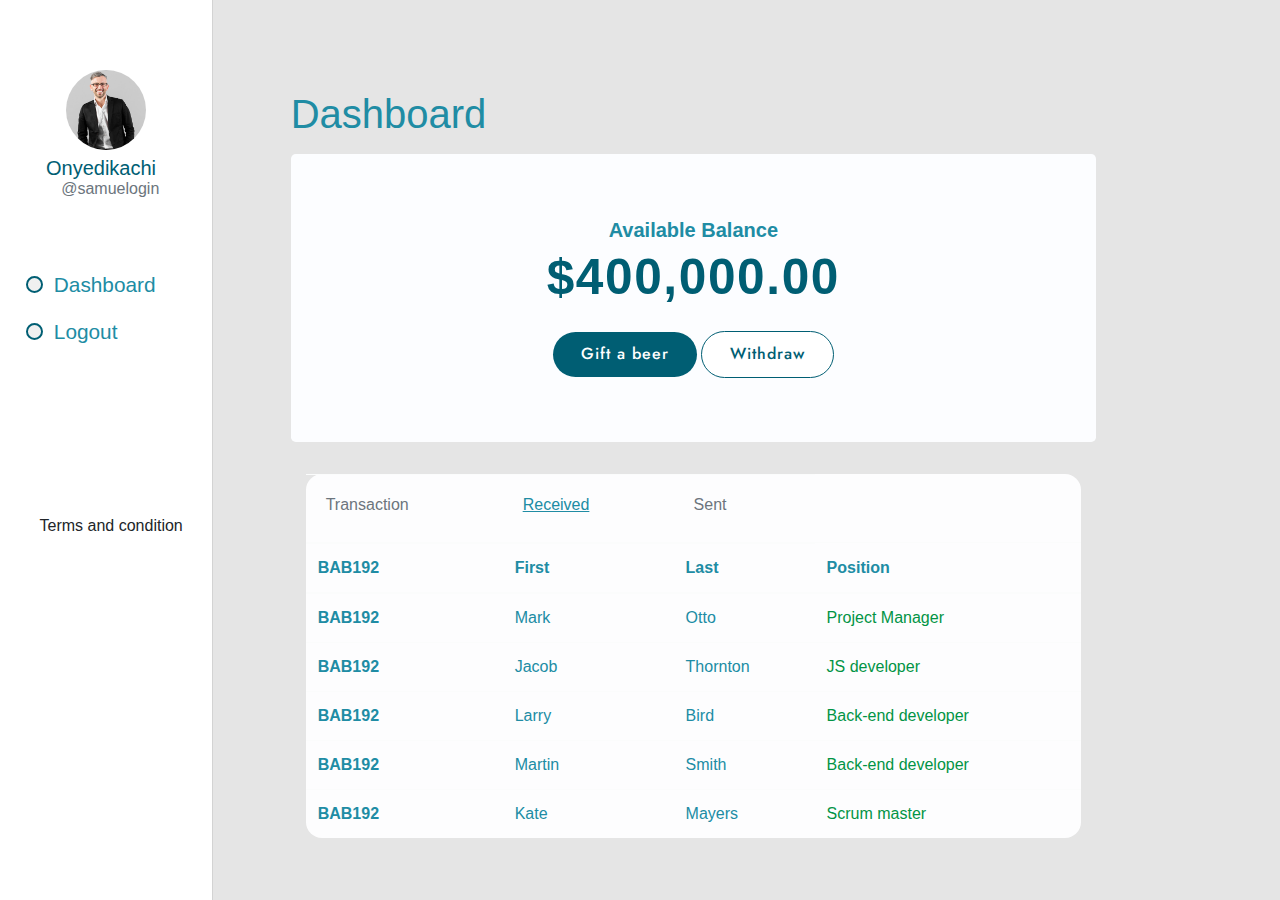
<file: dashboard.html>
<!DOCTYPE html>
<html lang="en">

<head>
  <meta charset="utf-8">
  <meta content="width=device-width, initial-scale=1.0" name="viewport">

  <title>Buy Beer</title>
  <meta content="" name="description">
  <meta content="" name="keywords">

 
  <!-- Google Fonts -->
  <link href="https://fonts.googleapis.com/css?family=Open+Sans:300,300i,400,400i,600,600i,700,700i|Jost:300,300i,400,400i,500,500i,600,600i,700,700i|Poppins:300,300i,400,400i,500,500i,600,600i,700,700i" rel="stylesheet">

  <!-- Vendor CSS Files -->
  <link href="assets/vendor/bootstrap/css/bootstrap.min.css" rel="stylesheet">
  <link href="assets/vendor/icofont/icofont.min.css" rel="stylesheet">
  <link href="assets/vendor/boxicons/css/boxicons.min.css" rel="stylesheet">
  <link href="assets/vendor/remixicon/remixicon.css" rel="stylesheet">
  <link href="assets/vendor/venobox/venobox.css" rel="stylesheet">
  <link href="assets/vendor/owl.carousel/assets/owl.carousel.min.css" rel="stylesheet">
  <link href="assets/vendor/aos/aos.css" rel="stylesheet">
<!--   <link href="assets/css/style.css" rel="stylesheet">
 -->  <link href="assets/css/dashboard.css" rel="stylesheet">
</head>

<body>
  <section class="dashboard">
    <div class="container-fluid">
       <div class="row">
        <!-- Image and text -->
<nav class="navbar navbar-light navbar-custom">
  <div class="pic-cover">
  <a class="navbar-brand" href="#">
<img src="assets/img/team/team-1.jpg" width="30" height="30" class="img-fluid d-inline-block align-top">
    <div>Onyedikachi</div>
  
    <div class="text-muted">@samuelogin </div>
  </a>
  <ul class="navbar-nav">
      <li class="nav-item active">
        <a class="nav-link" href="index.html" style="color:red; text-decoration: underline;">      Dashboard
 <span class="sr-only">(current)</span></a>
      </li>
      <li class="nav-item">
        <a class="nav-link" href="index.html" style="color:red; text-decoration: underline;">Logout</a>
      </li>
    </ul>
</div>
</nav>
<!-- <a id="btnHamburger" href="#" class="header__toggle hide-for-desktop">
                          <i class='bx bx-menu'></i>
                        </a> -->
      <div class="col-md-2 d-none-custom bg-white sidebar">
        <div class="left-sidebar">


          <div class="pic-cover ">
          <img src="assets/img/team/team-1.jpg" class="img-fluid">
          <h5 class="bold-clr">Onyedikachi</h5>
          <span class="text-muted">@samuelogin</span>
        </div>
        <ul class="nav my-custom-padding flex-column sidebar-nav">
  <li class="nav-item">
    <a class="nav-link active" href="#">
      <img src="assets/img/circle.svg" class="mr-mine" style="width:0.8em;">
      Dashboard
    </a>
  </li>
   <li class="nav-item">
    <a class="nav-link active light" href="#">
      <img src="assets/img/circle.svg"class="mr-mine" style="width:0.8em;">
      Logout
    </a>
  </li> 
</ul>
<p class="pb-custom text-center">Terms and condition</p>
      </div>

      </div>
      <main role="main" class="col-md-9 ml-sm-auto col-lg-8 my-col-4 px-4">
         <h1 class="light pb-2 mb-2">Dashboard</h1>
        <div class="jumbotron bg-jumbo text-center">
          <h5 class="font-weight-bold light">Available Balance</h5>
          <h1 class="display-custom mb-2 pb-2 text-wrap
          font-weight-bold bold-clr ">$400,000.00</h1>
       <a href="Signin.html" class="get-started-btn scrollto btn-blue">Gift a beer</a>
       <a href="Signin.html" class="get-started-btn scrollto btn-light">Withdraw</a>

          <!-- <a href="" class="btn btn-primary">Deposit</a>
          <a href="" class="btn btn-primary">Withdraw</a> -->
        </div>


<div class="container table-responsive ">
  <table class="table table-light ">

      <thead class="container-fluid">  
      <tr>   
         <div class="d-flex flex-row ">
 <th scope="col" ><h6  class="p-2 text-muted light">Transaction</h6></th>
 <th scope="col" ><h6 class="p-2 text-underlined light"> Received</h6></th>
 <th scope="col" ><h6 class="p-2  text-muted">Sent</h6></th>
</div>
</tr>
      <tr>
        <th scope="col" class="light">BAB192</th>
        <th scope="col" class="light">First</th>
        <th scope="col" class="light">Last</th>
        <th scope="col" class="light">Position</th>
      </tr>
    </thead>
    <tbody class="container-fluid">
      <tr>
        <th scope="row" class="light">BAB192</th>
        <td class="light" >Mark</td>
        <td class="light">Otto</td>
        <td class="green">Project Manager</td>
      </tr>
      <tr >
        <th scope="row" class="light">BAB192</th>
        <td class="light">Jacob</td>
        <td class="light">Thornton</td>
        <td class="green">JS developer</td>
      </tr>
      <tr >
        <th scope="row" class="light">BAB192</th>
        <td class="light">Larry</td>
        <td class="light">Bird</td>
        <td class="green">Back-end developer</td>
      </tr>
      <tr >
        <th scope="row" class="light">BAB192</th>
        <td class="light">Martin</td>
        <td class="light">Smith</td>
        <td class="green">Back-end developer</td>
      </tr>
      <tr >
        <th scope="row" class="light">BAB192</th>
        <td class="light">Kate</td>
        <td class="light">Mayers</td>
        <td class="green">Scrum master</td>
      </tr>
    </tbody>
     </table>
</div>



      </main>

</div>
    </div>

   
    </div>

    
  </section>
  <!-- Vendor JS Files -->
  <script src="assets/vendor/jquery/jquery.min.js"></script>
  <script src="assets/vendor/bootstrap/js/bootstrap.bundle.min.js"></script>
  <script src="assets/vendor/jquery.easing/jquery.easing.min.js"></script>
  <script src="assets/vendor/php-email-form/validate.js"></script>
  <script src="assets/vendor/waypoints/jquery.waypoints.min.js"></script>
  <script src="assets/vendor/isotope-layout/isotope.pkgd.min.js"></script>
  <script src="assets/vendor/venobox/venobox.min.js"></script>
  <script src="assets/vendor/owl.carousel/owl.carousel.min.js"></script>
  <script src="assets/vendor/aos/aos.js"></script>

    <!-- Template Main JS File -->
  <script src="assets/js/main.js"></script>


</body>

</html>
</file>
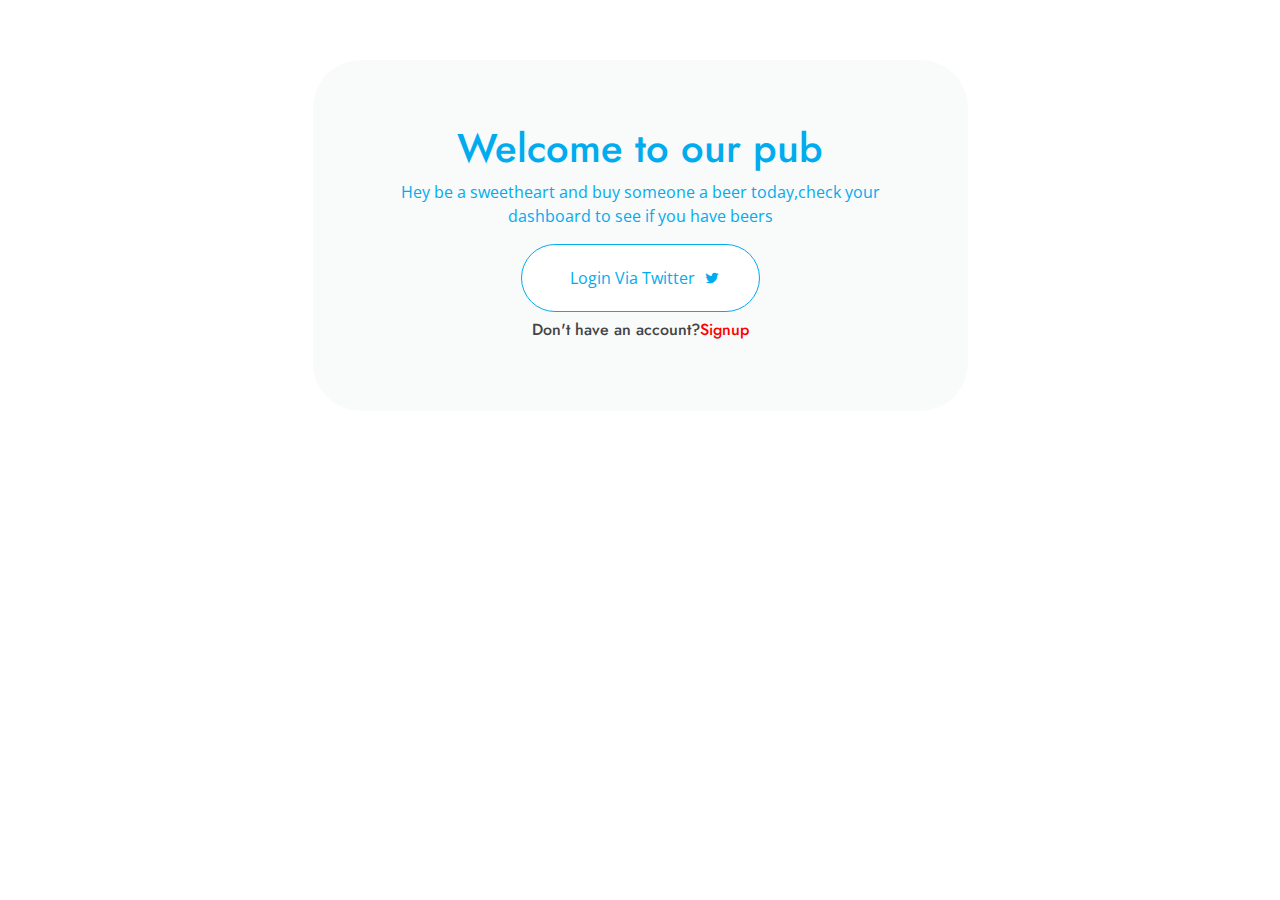
<file: Login.html>
<!DOCTYPE html>
<html lang="en">

<head>
  <meta charset="utf-8">
  <meta content="width=device-width, initial-scale=1.0" name="viewport">

  <title>Buy Beer</title>
  <meta content="" name="description">
  <meta content="" name="keywords">

 
  <!-- Google Fonts -->
  <link href="https://fonts.googleapis.com/css?family=Open+Sans:300,300i,400,400i,600,600i,700,700i|Jost:300,300i,400,400i,500,500i,600,600i,700,700i|Poppins:300,300i,400,400i,500,500i,600,600i,700,700i" rel="stylesheet">

  <!-- Vendor CSS Files -->
  <link href="assets/vendor/bootstrap/css/bootstrap.min.css" rel="stylesheet">
  <link href="assets/vendor/icofont/icofont.min.css" rel="stylesheet">
  <link href="assets/vendor/boxicons/css/boxicons.min.css" rel="stylesheet">
  <link href="assets/vendor/remixicon/remixicon.css" rel="stylesheet">
  <link href="assets/vendor/venobox/venobox.css" rel="stylesheet">
  <link href="assets/vendor/owl.carousel/assets/owl.carousel.min.css" rel="stylesheet">
  <link href="assets/vendor/aos/aos.css" rel="stylesheet">


  <link href="assets/css/style.css" rel="stylesheet">
  <link href="form.css" rel="stylesheet">
</head>
<style type="text/css">
  
</style>

<body>

  
  <section class="">
    <div class="form-letter">
      <div class="row justify-content-center ">
        <div class="col-lg-6 bg-tweet">
          <h1>Welcome to our pub</h1>
          <p >Hey be a sweetheart and buy someone a beer today,check your dashboard to see if you have beers
    </p>
    <a href="#" class="btn btn-tweet btn-lg-tweet tweet-btn  btn-outline  text-center">Login Via Twitter<i class='bx bxl-twitter'></i></a>
     <h6 class="mt-2">Don't have an account?<a href="login.html" style="color:red">Signup</a></h6>
        </div>
        
      </div>
    </div>
  </section>

  
  <!-- Vendor JS Files -->
  <script src="assets/vendor/jquery/jquery.min.js"></script>
  <script src="assets/vendor/bootstrap/js/bootstrap.bundle.min.js"></script>
  <script src="assets/vendor/jquery.easing/jquery.easing.min.js"></script>
  <script src="assets/vendor/php-email-form/validate.js"></script>
  <script src="assets/vendor/waypoints/jquery.waypoints.min.js"></script>
  <script src="assets/vendor/isotope-layout/isotope.pkgd.min.js"></script>
  <script src="assets/vendor/venobox/venobox.min.js"></script>
  <script src="assets/vendor/owl.carousel/owl.carousel.min.js"></script>
  <script src="assets/vendor/aos/aos.js"></script>

  <!-- Template Main JS File -->
  <script src="assets/js/main.js"></script>

</body>

</html>
</file>
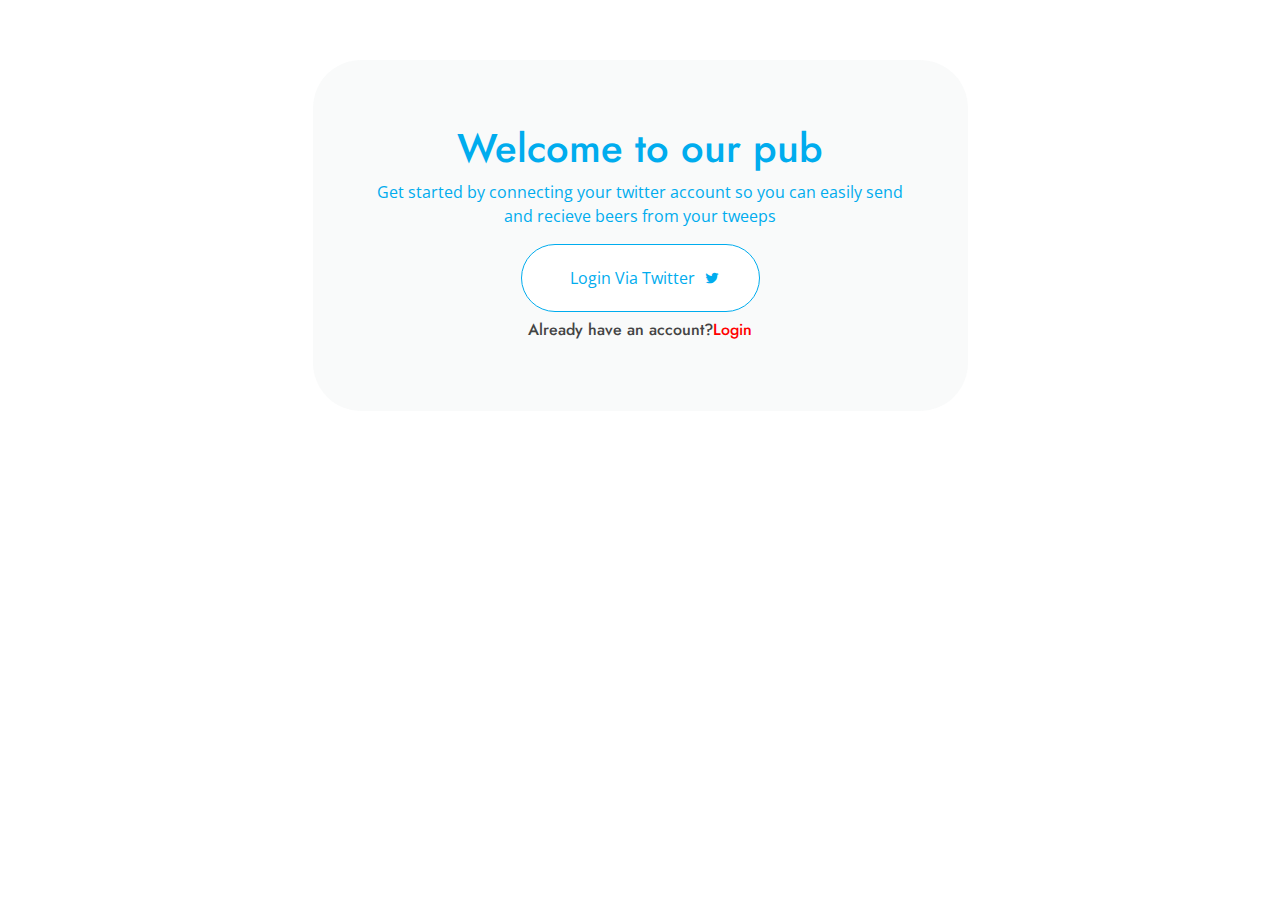
<file: signin.html>
<!DOCTYPE html>
<html lang="en">

<head>
  <meta charset="utf-8">
  <meta content="width=device-width, initial-scale=1.0" name="viewport">

  <title>Buy Beer</title>
  <meta content="" name="description">
  <meta content="" name="keywords">

 
  <!-- Google Fonts -->
  <link href="https://fonts.googleapis.com/css?family=Open+Sans:300,300i,400,400i,600,600i,700,700i|Jost:300,300i,400,400i,500,500i,600,600i,700,700i|Poppins:300,300i,400,400i,500,500i,600,600i,700,700i" rel="stylesheet">

  <!-- Vendor CSS Files -->
  <link href="assets/vendor/bootstrap/css/bootstrap.min.css" rel="stylesheet">
  <link href="assets/vendor/icofont/icofont.min.css" rel="stylesheet">
  <link href="assets/vendor/boxicons/css/boxicons.min.css" rel="stylesheet">
  <link href="assets/vendor/remixicon/remixicon.css" rel="stylesheet">
  <link href="assets/vendor/venobox/venobox.css" rel="stylesheet">
  <link href="assets/vendor/owl.carousel/assets/owl.carousel.min.css" rel="stylesheet">
  <link href="assets/vendor/aos/aos.css" rel="stylesheet">


  <link href="assets/css/style.css" rel="stylesheet">
  <link href="form.css" rel="stylesheet">
</head>

<body>

 <!--  <section class="form">
    <div class="container justify-content-center">
      <h1 class="text-center">Welcome to our pub</h1>
    <p  class="text-center lead"> Get started by connecting your twitter account so you can easily send and recieve beers from
  your tweeps</p>
  <div class="text-center tweet-btn">
    <a href="#" class="btn btn-tweet btn-lg-tweet btn-outline  text-center">Sign Up Via Twitter<i class='bx bxl-twitter'></i></a>
    <div class="accout-verify pt-2 mt-2">
                  <h6>Already have an account?<a href="login.html" style="color:red">Login</a></h6>
                </div>


  </div>
  
    </div>
    
  </section> -->
  <section class="">
    <div class="form-letter">
      <div class="row justify-content-center ">
        <div class="col-lg-6 bg-tweet">
          <h1>Welcome to our pub</h1>
          <p >Get started by connecting your twitter account so you can easily send and recieve beers from
  your tweeps
    </p>
    <a href="#" class="btn btn-tweet btn-lg-tweet tweet-btn  btn-outline  text-center">Login Via Twitter<i class='bx bxl-twitter'></i></a>
     <h6 class="mt-2">Already have an account?<a href="login.html" style="color:red">Login</a></h6>
        </div>
        
      </div>
    </div>
  </section>

  
  <!-- Vendor JS Files -->
  <script src="assets/vendor/jquery/jquery.min.js"></script>
  <script src="assets/vendor/bootstrap/js/bootstrap.bundle.min.js"></script>
  <script src="assets/vendor/jquery.easing/jquery.easing.min.js"></script>
  <script src="assets/vendor/php-email-form/validate.js"></script>
  <script src="assets/vendor/waypoints/jquery.waypoints.min.js"></script>
  <script src="assets/vendor/isotope-layout/isotope.pkgd.min.js"></script>
  <script src="assets/vendor/venobox/venobox.min.js"></script>
  <script src="assets/vendor/owl.carousel/owl.carousel.min.js"></script>
  <script src="assets/vendor/aos/aos.js"></script>

  <!-- Template Main JS File -->
  <script src="assets/js/main.js"></script>

</body>

</html>
</file>
<file: assets/vendor/venobox/venobox.css>
/* ------ venobox.css --------*/
.vbox-overlay *, .vbox-overlay *:before, .vbox-overlay *:after{
    -webkit-backface-visibility: hidden;
    -webkit-box-sizing:border-box;
    -moz-box-sizing:border-box;
    box-sizing:border-box;
}
.vbox-overlay * { 
    -webkit-backface-visibility: visible;
    backface-visibility: visible;
}
.vbox-overlay{
    display: -webkit-flex;
    display: flex;
    -webkit-flex-direction: column;
    flex-direction: column;
    -webkit-justify-content: center;
    justify-content: center;
    -webkit-align-items: center;
    align-items: center;
    position: fixed;
    left: 0;
    top: 0;
    bottom: 0;
    right: 0;
    z-index: 999999;
}

/* ----- navigation ----- */
.vbox-title{
    width: 100%;
    height: 40px;
    float: left;
    text-align: center;
    line-height: 28px;
    font-size: 12px;
    padding: 6px 50px;
    overflow: hidden;
    position: fixed;
    display: none;
    left: 0;
    z-index: 89;
}
.vbox-close{
    cursor: pointer;
    position: fixed;
    top: -1px;
    right: 0;
    width: 50px;
    height: 40px;
    padding: 6px;
    display: block;
    background-position:10px center;
    overflow: hidden;
    font-size: 24px;
    line-height: 1;
    text-align: center;
    z-index: 99;
}
.vbox-left{
    cursor: pointer;
    position: fixed;
    left: 0;
    height: 40px;
    overflow: hidden;
    line-height: 28px;
    font-size: 12px;
    z-index: 99;
    display: flex;
    align-items:center;
}
.vbox-num{
    display: inline-block;
    margin: 6px 0 6px 15px;
}
/* ----- Social share ----- */
.vbox-share{
    line-height: 28px;
    font-size: 12px;
    overflow: hidden;
    position: fixed;
    left: 0;
    z-index: 98;
    display: flex;
    align-items:center;
    justify-content: center;
    width: 100%;
    text-align: center;
}
.vbox-share svg{
    max-height: 28px;
    width: 28px;
    z-index: 10;
    margin-left: 12px;
    margin-top: 6px;
    margin-bottom: 6px;
    vertical-align: middle;
}


/* ----- navigation ARROWS ----- */
.vbox-next, .vbox-prev{
    position: fixed;
    top: 50%;
    margin-top: -15px;
    overflow: hidden;
    cursor: pointer;
    display: block;
    width: 45px;
    height: 45px;
    z-index: 99;
}
.vbox-next span, .vbox-prev span{
    position: relative;
    width: 20px;
    height: 20px;
    border: 2px solid transparent;
    border-top-color: #B6B6B6;
    border-right-color: #B6B6B6;
    text-indent: -100px;
    position: absolute;
    top: 8px;
    display: block;
}
.vbox-prev{
    left: 15px;
}
.vbox-next{
    right: 15px;
}
.vbox-prev span{
    left: 10px;
    -ms-transform: rotate(-135deg);
    -webkit-transform: rotate(-135deg);
    transform: rotate(-135deg);
}
.vbox-next span{
    -ms-transform: rotate(45deg);
    -webkit-transform: rotate(45deg);
    transform: rotate(45deg);
    right: 10px;
}
/* ------- inline window ------ */
.vbox-inline{
    width: 420px;
    height: 315px;
    height: 70vh;
    padding: 10px;
    background: #fff;
    margin: 0 auto;
    overflow: auto;
    text-align: left;
}
/* ------- Video & iFrames window ------ */
.venoframe{
    max-width: 100%;
    width: 100%;
    border: none;
    width: 100%;
    height: 260px;
    height: 70vh;
}
.venoframe.vbvid{
    height: 260px;
}
@media (min-width: 768px) {
    .venoframe, .vbox-inline{
        width: 90%;
        height: 360px;
        height: 70vh;
    }
    .venoframe.vbvid{
        width: 640px;
        height: 360px;
    }
}
@media (min-width: 992px) {
    .venoframe, .vbox-inline{
        max-width: 1200px;
        width: 80%;
        height: 540px;
        height: 70vh;
    }
    .venoframe.vbvid{
        width: 960px;
        height: 540px;
    }
}
/* 
Please do NOT edit this part! 
or at least read this note: http://i.imgur.com/7C0ws9e.gif
*/
.vbox-open{
    overflow: hidden;
}
.vbox-container{
    position: absolute;
    left: 0;
    right: 0;
    top: 0;
    bottom: 0;
    overflow-x: hidden;
    overflow-y: scroll;
    overflow-scrolling: touch;
    -webkit-overflow-scrolling: touch;
    z-index: 20;
    max-height: 100%;

}

.vbox-content{
    text-align: center;
    float: left;
    width: 100%;
    position: relative;
    overflow: hidden;
    padding: 20px 4%;
}
.vbox-container img{
    max-width: 100%;
    height: auto;
}
.vbox-figlio{
    box-shadow: 0 0 12px rgba(0,0,0,0.19), 0 6px 6px rgba(0,0,0,0.23);
    max-width: 100%;
    text-align: initial;
}
img.vbox-figlio{
    -webkit-user-select: none;
-khtml-user-select: none;
-moz-user-select: none;
-o-user-select: none;
user-select: none;
}
.vbox-content.swipe-left{
    margin-left: -200px !important;
}
.vbox-content.swipe-right{
    margin-left: 200px !important;
}
.vbox-animated{
    webkit-transition: margin 300ms ease-out;
    transition: margin 300ms ease-out;
}

/* ---------- preloader ----------
 * SPINKIT 
 * http://tobiasahlin.com/spinkit/
-------------------------------- */
.sk-double-bounce,.sk-rotating-plane{width:40px;height:40px;margin:40px auto}.sk-rotating-plane{background-color:#333;-webkit-animation:sk-rotatePlane 1.2s infinite ease-in-out;animation:sk-rotatePlane 1.2s infinite ease-in-out}@-webkit-keyframes sk-rotatePlane{0%{-webkit-transform:perspective(120px) rotateX(0) rotateY(0);transform:perspective(120px) rotateX(0) rotateY(0)}50%{-webkit-transform:perspective(120px) rotateX(-180.1deg) rotateY(0);transform:perspective(120px) rotateX(-180.1deg) rotateY(0)}100%{-webkit-transform:perspective(120px) rotateX(-180deg) rotateY(-179.9deg);transform:perspective(120px) rotateX(-180deg) rotateY(-179.9deg)}}@keyframes sk-rotatePlane{0%{-webkit-transform:perspective(120px) rotateX(0) rotateY(0);transform:perspective(120px) rotateX(0) rotateY(0)}50%{-webkit-transform:perspective(120px) rotateX(-180.1deg) rotateY(0);transform:perspective(120px) rotateX(-180.1deg) rotateY(0)}100%{-webkit-transform:perspective(120px) rotateX(-180deg) rotateY(-179.9deg);transform:perspective(120px) rotateX(-180deg) rotateY(-179.9deg)}}.sk-double-bounce{position:relative}.sk-double-bounce .sk-child{width:100%;height:100%;border-radius:50%;background-color:#333;opacity:.6;position:absolute;top:0;left:0;-webkit-animation:sk-doubleBounce 2s infinite ease-in-out;animation:sk-doubleBounce 2s infinite ease-in-out}.sk-chasing-dots .sk-child,.sk-spinner-pulse,.sk-three-bounce .sk-child{background-color:#333;border-radius:100%}.sk-double-bounce .sk-double-bounce2{-webkit-animation-delay:-1s;animation-delay:-1s}@-webkit-keyframes sk-doubleBounce{0%,100%{-webkit-transform:scale(0);transform:scale(0)}50%{-webkit-transform:scale(1);transform:scale(1)}}@keyframes sk-doubleBounce{0%,100%{-webkit-transform:scale(0);transform:scale(0)}50%{-webkit-transform:scale(1);transform:scale(1)}}.sk-wave{margin:40px auto;width:50px;height:40px;text-align:center;font-size:10px}.sk-wave .sk-rect{background-color:#333;height:100%;width:6px;display:inline-block;-webkit-animation:sk-waveStretchDelay 1.2s infinite ease-in-out;animation:sk-waveStretchDelay 1.2s infinite ease-in-out}.sk-wave .sk-rect1{-webkit-animation-delay:-1.2s;animation-delay:-1.2s}.sk-wave .sk-rect2{-webkit-animation-delay:-1.1s;animation-delay:-1.1s}.sk-wave .sk-rect3{-webkit-animation-delay:-1s;animation-delay:-1s}.sk-wave .sk-rect4{-webkit-animation-delay:-.9s;animation-delay:-.9s}.sk-wave .sk-rect5{-webkit-animation-delay:-.8s;animation-delay:-.8s}@-webkit-keyframes sk-waveStretchDelay{0%,100%,40%{-webkit-transform:scaleY(.4);transform:scaleY(.4)}20%{-webkit-transform:scaleY(1);transform:scaleY(1)}}@keyframes sk-waveStretchDelay{0%,100%,40%{-webkit-transform:scaleY(.4);transform:scaleY(.4)}20%{-webkit-transform:scaleY(1);transform:scaleY(1)}}.sk-wandering-cubes{margin:40px auto;width:40px;height:40px;position:relative}.sk-wandering-cubes .sk-cube{background-color:#333;width:10px;height:10px;position:absolute;top:0;left:0;-webkit-animation:sk-wanderingCube 1.8s ease-in-out -1.8s infinite both;animation:sk-wanderingCube 1.8s ease-in-out -1.8s infinite both}.sk-chasing-dots,.sk-spinner-pulse{width:40px;height:40px;margin:40px auto}.sk-wandering-cubes .sk-cube2{-webkit-animation-delay:-.9s;animation-delay:-.9s}@-webkit-keyframes sk-wanderingCube{0%{-webkit-transform:rotate(0);transform:rotate(0)}25%{-webkit-transform:translateX(30px) rotate(-90deg) scale(.5);transform:translateX(30px) rotate(-90deg) scale(.5)}50%{-webkit-transform:translateX(30px) translateY(30px) rotate(-179deg);transform:translateX(30px) translateY(30px) rotate(-179deg)}50.1%{-webkit-transform:translateX(30px) translateY(30px) rotate(-180deg);transform:translateX(30px) translateY(30px) rotate(-180deg)}75%{-webkit-transform:translateX(0) translateY(30px) rotate(-270deg) scale(.5);transform:translateX(0) translateY(30px) rotate(-270deg) scale(.5)}100%{-webkit-transform:rotate(-360deg);transform:rotate(-360deg)}}@keyframes sk-wanderingCube{0%{-webkit-transform:rotate(0);transform:rotate(0)}25%{-webkit-transform:translateX(30px) rotate(-90deg) scale(.5);transform:translateX(30px) rotate(-90deg) scale(.5)}50%{-webkit-transform:translateX(30px) translateY(30px) rotate(-179deg);transform:translateX(30px) translateY(30px) rotate(-179deg)}50.1%{-webkit-transform:translateX(30px) translateY(30px) rotate(-180deg);transform:translateX(30px) translateY(30px) rotate(-180deg)}75%{-webkit-transform:translateX(0) translateY(30px) rotate(-270deg) scale(.5);transform:translateX(0) translateY(30px) rotate(-270deg) scale(.5)}100%{-webkit-transform:rotate(-360deg);transform:rotate(-360deg)}}.sk-spinner-pulse{-webkit-animation:sk-pulseScaleOut 1s infinite ease-in-out;animation:sk-pulseScaleOut 1s infinite ease-in-out}@-webkit-keyframes sk-pulseScaleOut{0%{-webkit-transform:scale(0);transform:scale(0)}100%{-webkit-transform:scale(1);transform:scale(1);opacity:0}}@keyframes sk-pulseScaleOut{0%{-webkit-transform:scale(0);transform:scale(0)}100%{-webkit-transform:scale(1);transform:scale(1);opacity:0}}.sk-chasing-dots{position:relative;text-align:center;-webkit-animation:sk-chasingDotsRotate 2s infinite linear;animation:sk-chasingDotsRotate 2s infinite linear}.sk-chasing-dots .sk-child{width:60%;height:60%;display:inline-block;position:absolute;top:0;-webkit-animation:sk-chasingDotsBounce 2s infinite ease-in-out;animation:sk-chasingDotsBounce 2s infinite ease-in-out}.sk-chasing-dots .sk-dot2{top:auto;bottom:0;-webkit-animation-delay:-1s;animation-delay:-1s}@-webkit-keyframes sk-chasingDotsRotate{100%{-webkit-transform:rotate(360deg);transform:rotate(360deg)}}@keyframes sk-chasingDotsRotate{100%{-webkit-transform:rotate(360deg);transform:rotate(360deg)}}@-webkit-keyframes sk-chasingDotsBounce{0%,100%{-webkit-transform:scale(0);transform:scale(0)}50%{-webkit-transform:scale(1);transform:scale(1)}}@keyframes sk-chasingDotsBounce{0%,100%{-webkit-transform:scale(0);transform:scale(0)}50%{-webkit-transform:scale(1);transform:scale(1)}}.sk-three-bounce{margin:40px auto;width:80px;text-align:center}.sk-three-bounce .sk-child{width:20px;height:20px;display:inline-block;-webkit-animation:sk-three-bounce 1.4s ease-in-out 0s infinite both;animation:sk-three-bounce 1.4s ease-in-out 0s infinite both}.sk-circle .sk-child:before,.sk-fading-circle .sk-circle:before{display:block;border-radius:100%;content:'';background-color:#333}.sk-three-bounce .sk-bounce1{-webkit-animation-delay:-.32s;animation-delay:-.32s}.sk-three-bounce .sk-bounce2{-webkit-animation-delay:-.16s;animation-delay:-.16s}@-webkit-keyframes sk-three-bounce{0%,100%,80%{-webkit-transform:scale(0);transform:scale(0)}40%{-webkit-transform:scale(1);transform:scale(1)}}@keyframes sk-three-bounce{0%,100%,80%{-webkit-transform:scale(0);transform:scale(0)}40%{-webkit-transform:scale(1);transform:scale(1)}}.sk-circle{margin:40px auto;width:40px;height:40px;position:relative}.sk-circle .sk-child{width:100%;height:100%;position:absolute;left:0;top:0}.sk-circle .sk-child:before{margin:0 auto;width:15%;height:15%;-webkit-animation:sk-circleBounceDelay 1.2s infinite ease-in-out both;animation:sk-circleBounceDelay 1.2s infinite ease-in-out both}.sk-circle .sk-circle2{-webkit-transform:rotate(30deg);-ms-transform:rotate(30deg);transform:rotate(30deg)}.sk-circle .sk-circle3{-webkit-transform:rotate(60deg);-ms-transform:rotate(60deg);transform:rotate(60deg)}.sk-circle .sk-circle4{-webkit-transform:rotate(90deg);-ms-transform:rotate(90deg);transform:rotate(90deg)}.sk-circle .sk-circle5{-webkit-transform:rotate(120deg);-ms-transform:rotate(120deg);transform:rotate(120deg)}.sk-circle .sk-circle6{-webkit-transform:rotate(150deg);-ms-transform:rotate(150deg);transform:rotate(150deg)}.sk-circle .sk-circle7{-webkit-transform:rotate(180deg);-ms-transform:rotate(180deg);transform:rotate(180deg)}.sk-circle .sk-circle8{-webkit-transform:rotate(210deg);-ms-transform:rotate(210deg);transform:rotate(210deg)}.sk-circle .sk-circle9{-webkit-transform:rotate(240deg);-ms-transform:rotate(240deg);transform:rotate(240deg)}.sk-circle .sk-circle10{-webkit-transform:rotate(270deg);-ms-transform:rotate(270deg);transform:rotate(270deg)}.sk-circle .sk-circle11{-webkit-transform:rotate(300deg);-ms-transform:rotate(300deg);transform:rotate(300deg)}.sk-circle .sk-circle12{-webkit-transform:rotate(330deg);-ms-transform:rotate(330deg);transform:rotate(330deg)}.sk-circle .sk-circle2:before{-webkit-animation-delay:-1.1s;animation-delay:-1.1s}.sk-circle .sk-circle3:before{-webkit-animation-delay:-1s;animation-delay:-1s}.sk-circle .sk-circle4:before{-webkit-animation-delay:-.9s;animation-delay:-.9s}.sk-circle .sk-circle5:before{-webkit-animation-delay:-.8s;animation-delay:-.8s}.sk-circle .sk-circle6:before{-webkit-animation-delay:-.7s;animation-delay:-.7s}.sk-circle .sk-circle7:before{-webkit-animation-delay:-.6s;animation-delay:-.6s}.sk-circle .sk-circle8:before{-webkit-animation-delay:-.5s;animation-delay:-.5s}.sk-circle .sk-circle9:before{-webkit-animation-delay:-.4s;animation-delay:-.4s}.sk-circle .sk-circle10:before{-webkit-animation-delay:-.3s;animation-delay:-.3s}.sk-circle .sk-circle11:before{-webkit-animation-delay:-.2s;animation-delay:-.2s}.sk-circle .sk-circle12:before{-webkit-animation-delay:-.1s;animation-delay:-.1s}@-webkit-keyframes sk-circleBounceDelay{0%,100%,80%{-webkit-transform:scale(0);transform:scale(0)}40%{-webkit-transform:scale(1);transform:scale(1)}}@keyframes sk-circleBounceDelay{0%,100%,80%{-webkit-transform:scale(0);transform:scale(0)}40%{-webkit-transform:scale(1);transform:scale(1)}}.sk-cube-grid{width:40px;height:40px;margin:40px auto}.sk-cube-grid .sk-cube{width:33.33%;height:33.33%;background-color:#333;float:left;-webkit-animation:sk-cubeGridScaleDelay 1.3s infinite ease-in-out;animation:sk-cubeGridScaleDelay 1.3s infinite ease-in-out}.sk-cube-grid .sk-cube1{-webkit-animation-delay:.2s;animation-delay:.2s}.sk-cube-grid .sk-cube2{-webkit-animation-delay:.3s;animation-delay:.3s}.sk-cube-grid .sk-cube3{-webkit-animation-delay:.4s;animation-delay:.4s}.sk-cube-grid .sk-cube4{-webkit-animation-delay:.1s;animation-delay:.1s}.sk-cube-grid .sk-cube5{-webkit-animation-delay:.2s;animation-delay:.2s}.sk-cube-grid .sk-cube6{-webkit-animation-delay:.3s;animation-delay:.3s}.sk-cube-grid .sk-cube7{-webkit-animation-delay:0ms;animation-delay:0ms}.sk-cube-grid .sk-cube8{-webkit-animation-delay:.1s;animation-delay:.1s}.sk-cube-grid .sk-cube9{-webkit-animation-delay:.2s;animation-delay:.2s}@-webkit-keyframes sk-cubeGridScaleDelay{0%,100%,70%{-webkit-transform:scale3D(1,1,1);transform:scale3D(1,1,1)}35%{-webkit-transform:scale3D(0,0,1);transform:scale3D(0,0,1)}}@keyframes sk-cubeGridScaleDelay{0%,100%,70%{-webkit-transform:scale3D(1,1,1);transform:scale3D(1,1,1)}35%{-webkit-transform:scale3D(0,0,1);transform:scale3D(0,0,1)}}.sk-fading-circle{margin:40px auto;width:40px;height:40px;position:relative}.sk-fading-circle .sk-circle{width:100%;height:100%;position:absolute;left:0;top:0}.sk-fading-circle .sk-circle:before{margin:0 auto;width:15%;height:15%;-webkit-animation:sk-circleFadeDelay 1.2s infinite ease-in-out both;animation:sk-circleFadeDelay 1.2s infinite ease-in-out both}.sk-fading-circle .sk-circle2{-webkit-transform:rotate(30deg);-ms-transform:rotate(30deg);transform:rotate(30deg)}.sk-fading-circle .sk-circle3{-webkit-transform:rotate(60deg);-ms-transform:rotate(60deg);transform:rotate(60deg)}.sk-fading-circle .sk-circle4{-webkit-transform:rotate(90deg);-ms-transform:rotate(90deg);transform:rotate(90deg)}.sk-fading-circle .sk-circle5{-webkit-transform:rotate(120deg);-ms-transform:rotate(120deg);transform:rotate(120deg)}.sk-fading-circle .sk-circle6{-webkit-transform:rotate(150deg);-ms-transform:rotate(150deg);transform:rotate(150deg)}.sk-fading-circle .sk-circle7{-webkit-transform:rotate(180deg);-ms-transform:rotate(180deg);transform:rotate(180deg)}.sk-fading-circle .sk-circle8{-webkit-transform:rotate(210deg);-ms-transform:rotate(210deg);transform:rotate(210deg)}.sk-fading-circle .sk-circle9{-webkit-transform:rotate(240deg);-ms-transform:rotate(240deg);transform:rotate(240deg)}.sk-fading-circle .sk-circle10{-webkit-transform:rotate(270deg);-ms-transform:rotate(270deg);transform:rotate(270deg)}.sk-fading-circle .sk-circle11{-webkit-transform:rotate(300deg);-ms-transform:rotate(300deg);transform:rotate(300deg)}.sk-fading-circle .sk-circle12{-webkit-transform:rotate(330deg);-ms-transform:rotate(330deg);transform:rotate(330deg)}.sk-fading-circle .sk-circle2:before{-webkit-animation-delay:-1.1s;animation-delay:-1.1s}.sk-fading-circle .sk-circle3:before{-webkit-animation-delay:-1s;animation-delay:-1s}.sk-fading-circle .sk-circle4:before{-webkit-animation-delay:-.9s;animation-delay:-.9s}.sk-fading-circle .sk-circle5:before{-webkit-animation-delay:-.8s;animation-delay:-.8s}.sk-fading-circle .sk-circle6:before{-webkit-animation-delay:-.7s;animation-delay:-.7s}.sk-fading-circle .sk-circle7:before{-webkit-animation-delay:-.6s;animation-delay:-.6s}.sk-fading-circle .sk-circle8:before{-webkit-animation-delay:-.5s;animation-delay:-.5s}.sk-fading-circle .sk-circle9:before{-webkit-animation-delay:-.4s;animation-delay:-.4s}.sk-fading-circle .sk-circle10:before{-webkit-animation-delay:-.3s;animation-delay:-.3s}.sk-fading-circle .sk-circle11:before{-webkit-animation-delay:-.2s;animation-delay:-.2s}.sk-fading-circle .sk-circle12:before{-webkit-animation-delay:-.1s;animation-delay:-.1s}@-webkit-keyframes sk-circleFadeDelay{0%,100%,39%{opacity:0}40%{opacity:1}}@keyframes sk-circleFadeDelay{0%,100%,39%{opacity:0}40%{opacity:1}}.sk-folding-cube{margin:40px auto;width:40px;height:40px;position:relative;-webkit-transform:rotateZ(45deg);transform:rotateZ(45deg)}.sk-folding-cube .sk-cube{float:left;width:50%;height:50%;position:relative;-webkit-transform:scale(1.1);-ms-transform:scale(1.1);transform:scale(1.1)}.sk-folding-cube .sk-cube:before{content:'';position:absolute;top:0;left:0;width:100%;height:100%;background-color:#333;-webkit-animation:sk-foldCubeAngle 2.4s infinite linear both;animation:sk-foldCubeAngle 2.4s infinite linear both;-webkit-transform-origin:100% 100%;-ms-transform-origin:100% 100%;transform-origin:100% 100%}.sk-folding-cube .sk-cube2{-webkit-transform:scale(1.1) rotateZ(90deg);transform:scale(1.1) rotateZ(90deg)}.sk-folding-cube .sk-cube3{-webkit-transform:scale(1.1) rotateZ(180deg);transform:scale(1.1) rotateZ(180deg)}.sk-folding-cube .sk-cube4{-webkit-transform:scale(1.1) rotateZ(270deg);transform:scale(1.1) rotateZ(270deg)}.sk-folding-cube .sk-cube2:before{-webkit-animation-delay:.3s;animation-delay:.3s}.sk-folding-cube .sk-cube3:before{-webkit-animation-delay:.6s;animation-delay:.6s}.sk-folding-cube .sk-cube4:before{-webkit-animation-delay:.9s;animation-delay:.9s}@-webkit-keyframes sk-foldCubeAngle{0%,10%{-webkit-transform:perspective(140px) rotateX(-180deg);transform:perspective(140px) rotateX(-180deg);opacity:0}25%,75%{-webkit-transform:perspective(140px) rotateX(0);transform:perspective(140px) rotateX(0);opacity:1}100%,90%{-webkit-transform:perspective(140px) rotateY(180deg);transform:perspective(140px) rotateY(180deg);opacity:0}}@keyframes sk-foldCubeAngle{0%,10%{-webkit-transform:perspective(140px) rotateX(-180deg);transform:perspective(140px) rotateX(-180deg);opacity:0}25%,75%{-webkit-transform:perspective(140px) rotateX(0);transform:perspective(140px) rotateX(0);opacity:1}100%,90%{-webkit-transform:perspective(140px) rotateY(180deg);transform:perspective(140px) rotateY(180deg);opacity:0}}
</file>
<file: assets/css/style.css>
body {
  font-family: "Open Sans", sans-serif;
  color: #444444;
}

a {
  color: #fff;
}

a:hover {
  color: #73c5eb;
  text-decoration: none;
}

h1, h2, h3, h4, h5, h6 {
  font-family: "Jost", sans-serif;
}
html{
  overflow-x: hidden !important;
}
body{
  overflow-x: hidden !important;
  overflow-y: hidden !important;
}
::-webkit-scrollbar {
 /*   display: none;*/
}
::-moz-scrollbar {
    display: none;
}
::-o-scrollbar {
    display: none;
}
@media only screen and (min-width: 600px) {
  .btn-desktop{
 position: relative;
  left: 12px;
}
}
@media only screen and (max-width: 320px) {
.btn-lg-tweet {
    padding: 1.1rem 1.3rem !important;
    
}
}

/*--------------------------------------------------------------
# Preloader
--------------------------------------------------------------*/
#preloader {
  position: fixed;
  top: 0;
  left: 0;
  right: 0;
  bottom: 0;
  z-index: 9999;
  overflow: hidden;
  background: #37517e;
}

#preloader:before {
  content: "";
  position: fixed;
  top: calc(50% - 30px);
  left: calc(50% - 30px);
  border: 6px solid #37517e;
  border-top-color: #fff;
  border-bottom-color: #fff;
  border-radius: 50%;
  width: 60px;
  height: 60px;
  -webkit-animation: animate-preloader 1s linear infinite;
  animation: animate-preloader 1s linear infinite;
}

@-webkit-keyframes animate-preloader {
  0% {
    transform: rotate(0deg);
  }
  100% {
    transform: rotate(360deg);
  }
}

@keyframes animate-preloader {
  0% {
    transform: rotate(0deg);
  }
  100% {
    transform: rotate(360deg);
  }
}

/*--------------------------------------------------------------
# Back to top button
--------------------------------------------------------------*/
.back-to-top {
  position: fixed;
  display: none;
  right: 15px;
  bottom: 15px;
  z-index: 99999;
}

.back-to-top i {
  display: flex;
  align-items: center;
  justify-content: center;
  font-size: 24px;
  width: 40px;
  height: 40px;
  border-radius: 50px;
  background: #47b2e4;
  color: #fff;
  transition: all 0.4s;
}

.back-to-top i:hover {
  background: #209dd8;
  color: #fff;
}

/*--------------------------------------------------------------
# Header
--------------------------------------------------------------*/
#header {
  transition: all 0.5s;
  z-index: 997;
  padding: 15px 0;
}

#header.header-scrolled, #header.header-inner-pages {
  background-color:#FFF5BF; 

}

#header .logo {
  font-size: 15px;
  margin: 0;
  padding: 0;
  line-height: 1;
  font-weight: 500;
  letter-spacing: 2px;
  text-transform: uppercase;
}

#header .logo a {
  color: #fff;
}

#header .logo img {
  max-height: 40px;
}

/*--------------------------------------------------------------
# Navigation Menu
--------------------------------------------------------------*/
/* Desktop Navigation */
.nav-menu ul {
  margin: 0;
  padding: 0;
  list-style: none;
}

.nav-menu > ul {
  display: flex;
}

.nav-menu > ul > li {
  position: relative;
  white-space: nowrap;
  padding: 10px 0 10px 28px;
}

.nav-menu a {
  display: block;
  position: relative;
  color: #fff;
  transition: 0.3s;
  font-size: 15px;
  letter-spacing: 0.5px;
  font-weight: 500;
  font-family: "Open Sans", sans-serif;
}

.nav-menu a:hover, .nav-menu .active > a, .nav-menu li:hover > a {
  color: #47b2e4;
}

.nav-menu .drop-down ul {
  border-radius: 8px;
  display: block;
  position: absolute;
  left: 14px;
  top: calc(100% + 30px);
  z-index: 99;
  opacity: 0;
  visibility: hidden;
  padding: 10px 0;
  background: #fff;
  box-shadow: 0px 0px 30px rgba(127, 137, 161, 0.25);
  transition: 0.3s;
}

.nav-menu .drop-down:hover > ul {
  opacity: 1;
  top: 100%;
  visibility: visible;
}

.nav-menu .drop-down li {
  min-width: 180px;
  position: relative;
}

.nav-menu .drop-down ul a {
  padding: 10px 20px;
  font-size: 14px;
  font-weight: 500;
  text-transform: none;
  color: #0c3c53;
}

.nav-menu .drop-down ul a:hover, .nav-menu .drop-down ul .active > a, .nav-menu .drop-down ul li:hover > a {
  color: #47b2e4;
}

.nav-menu .drop-down > a:after {
  content: "\ea99";
  font-family: IcoFont;
  padding-left: 5px;
}

.nav-menu .drop-down .drop-down ul {
  top: 0;
  left: calc(100% - 30px);
}

.nav-menu .drop-down .drop-down:hover > ul {
  opacity: 1;
  top: 0;
  left: 100%;
}

.nav-menu .drop-down .drop-down > a {
  padding-right: 35px;
}

.nav-menu .drop-down .drop-down > a:after {
  content: "\eaa0";
  font-family: IcoFont;
  position: absolute;
  right: 15px;
}

@media (max-width: 1366px) {
  .nav-menu .drop-down .drop-down ul {
    left: -90%;
  }
  .nav-menu .drop-down .drop-down:hover > ul {
    left: -100%;
  }
  .nav-menu .drop-down .drop-down > a:after {
    content: "\ea9d";
  }
}

/* Get Startet Button */
.get-started-btn {
  margin-left: 25px;
  color: #fff;
  border-radius: 50px;
  padding: 6px 25px 7px 25px;
  white-space: nowrap;
  transition: 0.3s;
  font-size: 14px;
  display: inline-block;
  border: 2px solid #47b2e4;
  font-weight: 600;
}

.get-started-btn:hover {
  background: #31a9e1;
  color: #fff;
}

@media (max-width: 768px) {
  .get-started-btn {
    margin: 0 48px 0 0;
    padding: 6px 20px 7px 20px;
  }
}

/* Mobile Navigation */
.mobile-nav-toggle {
  position: fixed;
  top: 20px;
  right: 15px;
  z-index: 9998;
  border: 0;
  background: none;
  font-size: 24px;
  transition: all 0.4s;
  outline: none !important;
  line-height: 1;
  cursor: pointer;
  text-align: right;
}

.mobile-nav-toggle i {
  color: #fff;
}

.mobile-nav {
  position: fixed;
  top: 55px;
  right: 15px;
  bottom: 15px;
  left: 15px;
  z-index: 9999;
  overflow-y: auto;
  background: #fff;
  transition: ease-in-out 0.2s;
  opacity: 0;
  visibility: hidden;
  border-radius: 10px;
  padding: 10px 0;
}

.mobile-nav * {
  margin: 0;
  padding: 0;
  list-style: none;
}

.mobile-nav a {
  display: block;
  position: relative;
  color: #37517e;
  padding: 10px 20px;
  font-weight: 500;
  outline: none;
}

.mobile-nav a:hover, .mobile-nav .active > a, .mobile-nav li:hover > a {
  color: #47b2e4;
  text-decoration: none;
}

.mobile-nav .drop-down > a:after {
  content: "\ea99";
  font-family: IcoFont;
  padding-left: 10px;
  position: absolute;
  right: 15px;
}

.mobile-nav .active.drop-down > a:after {
  content: "\eaa1";
}

.mobile-nav .drop-down > a {
  padding-right: 35px;
}

.mobile-nav .drop-down ul {
  display: none;
  overflow: hidden;
}

.mobile-nav .drop-down li {
  padding-left: 20px;
}

.mobile-nav-overly {
  width: 100%;
  height: 100%;
  z-index: 9997;
  top: 0;
  left: 0;
  position: fixed;
  background: rgba(40, 58, 90, 0.6);
  overflow: hidden;
  display: none;
  transition: ease-in-out 0.2s;
}

.mobile-nav-active {
  overflow: hidden;
}

.mobile-nav-active .mobile-nav {
  opacity: 1;
  visibility: visible;
}

.mobile-nav-active .mobile-nav-toggle i {
  color: #fff;
}

/*--------------------------------------------------------------
# Hero Section
--------------------------------------------------------------*/
#hero {
  width: 100%;
  height: 80vh;
  background-color: #FFF5BF;
}

#hero .container {
  padding-top: 72px;
}

#hero h1 {
  margin: 0 0 10px 0;
  font-size: 48px;
  font-weight: 700;
  line-height: 56px;
  color: #005E73;
}

#hero h2 {
  color: rgba(255, 255, 255, 0.6);
  margin-bottom: 50px;
  font-size: 24px;
}

#hero .btn-get-started {
  font-family: "Jost", sans-serif;
  font-weight: 500;
  font-size: 16px;
  letter-spacing: 1px;
  display: inline-block;
  padding: 10px 28px 11px 28px;
  border-radius: 50px;
  transition: 0.5s;
  margin: 10px 0 0 0;
  color: #005E73;
}
.btn-light{
  background-color: #DAF8FF;
  color: #005E73;

}
#hero .btn-white{
  color: white;
}
.btn-blue{
  background-color:#005E73; 
  color: white;

}
@media (min-width: 991px){
  body{
      overflow-y: scroll; /* Show vertical scrollbar */

  }
}




#hero .btn-get-started:hover {
  background: #209dd8;
}

#hero .btn-watch-video {
  font-size: 16px;
  display: inline-block;
  padding: 10px 0 8px 40px;
  transition: 0.5s;
  margin: 10px 0 0 25px;
  color: #fff;
  position: relative;
}

#hero .btn-watch-video i {
  color: #fff;
  font-size: 32px;
  position: absolute;
  left: 0;
  top: 7px;
  transition: 0.3s;
}

#hero .btn-watch-video:hover i {
  color: #47b2e4;
}

#hero .animated {
  animation: up-down 2s ease-in-out infinite alternate-reverse both;
}

@media (max-width: 991px) {
  #hero {
    height: 100vh;
    text-align: center;
  }
  #hero .animated {
    -webkit-animation: none;
    animation: none;
  }
  #hero .hero-img {
    text-align: center;
  }
  #hero .hero-img img {
    width: 50%;
  }
}

@media (max-width: 768px) {
  #hero h1 {
    font-size: 28px;
    line-height: 36px;
  }
  #hero h2 {
    font-size: 18px;
    line-height: 24px;
    margin-bottom: 30px;
  }
  #hero .hero-img img {
    width: 70%;
  }
}

@media (max-width: 575px) {
  #hero .hero-img img {
    width: 80%;
  }
  #hero .btn-get-started {
    font-size: 16px;
    padding: 10px 24px 11px 24px;
  }
  #hero .btn-watch-video {
    font-size: 16px;
    padding: 10px 0 8px 40px;
    margin-left: 20px;
  }
  #hero .btn-watch-video i {
    font-size: 32px;
    top: 7px;
  }
}

@-webkit-keyframes up-down {
  0% {
    transform: translateY(10px);
  }
  100% {
    transform: translateY(-10px);
  }
}

@keyframes up-down {
  0% {
    transform: translateY(10px);
  }
  100% {
    transform: translateY(-10px);
  }
}

/*--------------------------------------------------------------
# Sections General
--------------------------------------------------------------*/
section {
  padding: 60px 0;
  overflow: hidden;
}

.hero {
  background-color: #FFF5BF;
}

.section-title {
  text-align: center;
  padding-bottom: 30px;
}

.section-title h2 {
  font-size: 32px;
  font-weight: bold;
  text-transform: uppercase;
  margin-bottom: 20px;
  padding-bottom: 20px;
  position: relative;
  color: #37517e;
}

.section-title h2::before {
  content: '';
  position: absolute;
  display: block;
  width: 120px;
  height: 1px;
  background: #ddd;
  bottom: 1px;
  left: calc(50% - 60px);
}

.section-title h2::after {
  content: '';
  position: absolute;
  display: block;
  width: 40px;
  height: 3px;
  background: #47b2e4;
  bottom: 0;
  left: calc(50% - 20px);
}

.section-title p {
  margin-bottom: 0;
}

/*--------------------------------------------------------------
# Cliens
--------------------------------------------------------------*/
.cliens {
  padding: 12px 0;
  text-align: center;
}

.cliens img {
  max-width: 45%;
  transition: all 0.4s ease-in-out;
  display: inline-block;
  padding: 15px 0;
  filter: grayscale(100);
}

.cliens img:hover {
  filter: none;
  transform: scale(1.1);
}

@media (max-width: 768px) {
  .cliens img {
    max-width: 40%;
  }
}

/*--------------------------------------------------------------
# About Us
--------------------------------------------------------------*/
.about .content h3 {
  font-weight: 600;
  font-size: 26px;
}

.about .content ul {
  list-style: none;
  padding: 0;
}

.about .content ul li {
  padding-left: 28px;
  position: relative;
}

.about .content ul li + li {
  margin-top: 10px;
}

.about .content ul i {
  position: absolute;
  left: 0;
  top: 2px;
  font-size: 20px;
  color: #47b2e4;
  line-height: 1;
}

.about .content p:last-child {
  margin-bottom: 0;
}

.about .content .btn-learn-more {
  font-family: "Poppins", sans-serif;
  font-weight: 500;
  font-size: 14px;
  letter-spacing: 1px;
  display: inline-block;
  padding: 12px 32px;
  border-radius: 4px;
  transition: 0.3s;
  line-height: 1;
  color: #47b2e4;
  -webkit-animation-delay: 0.8s;
  animation-delay: 0.8s;
  margin-top: 6px;
  border: 2px solid #47b2e4;
}

.about .content .btn-learn-more:hover {
  background: #47b2e4;
  color: #fff;
  text-decoration: none;
}

/*--------------------------------------------------------------
# Why Us
--------------------------------------------------------------*/
.why-us .content {
  padding: 60px 100px 0 100px;
}

.why-us .content h3 {
  font-weight: 400;
  font-size: 34px;
  color: #37517e;
}

.why-us .content h4 {
  font-size: 20px;
  font-weight: 700;
  margin-top: 5px;
}

.why-us .content p {
  font-size: 15px;
  color: #848484;
}

.why-us .img {
  background-size: contain;
  background-repeat: no-repeat;
  background-position: center center;
}

.why-us .accordion-list {
  padding: 0 100px 60px 100px;
}

.why-us .accordion-list ul {
  padding: 0;
  list-style: none;
}

.why-us .accordion-list li + li {
  margin-top: 15px;
}

.why-us .accordion-list li {
  padding: 20px;
  background: #fff;
  border-radius: 4px;
}

.why-us .accordion-list a {
  display: block;
  position: relative;
  font-family: "Poppins", sans-serif;
  font-size: 16px;
  line-height: 24px;
  font-weight: 500;
  padding-right: 30px;
  outline: none;
}

.why-us .accordion-list span {
  color: #47b2e4;
  font-weight: 600;
  font-size: 18px;
  padding-right: 10px;
}

.why-us .accordion-list i {
  font-size: 24px;
  position: absolute;
  right: 0;
  top: 0;
}

.why-us .accordion-list p {
  margin-bottom: 0;
  padding: 10px 0 0 0;
}

.why-us .accordion-list .icon-show {
  display: none;
}

.why-us .accordion-list a.collapsed {
  color: #343a40;
}

.why-us .accordion-list a.collapsed:hover {
  color: #47b2e4;
}

.why-us .accordion-list a.collapsed .icon-show {
  display: inline-block;
}

.why-us .accordion-list a.collapsed .icon-close {
  display: none;
}

@media (max-width: 1024px) {
  .why-us .content, .why-us .accordion-list {
    padding-left: 0;
    padding-right: 0;
  }
}

@media (max-width: 992px) {
  .why-us .img {
    min-height: 400px;
  }
  .why-us .content {
    padding-top: 30px;
  }
  .why-us .accordion-list {
    padding-bottom: 30px;
  }
}

@media (max-width: 575px) {
  .why-us .img {
    min-height: 200px;
  }
}


/*--------------------------------------------------------------
# Services
--------------------------------------------------------------*/
.services .icon-box {
  box-shadow: 0px 0 25px 0 rgba(0, 0, 0, 0.1);
  padding: 50px 30px;
  transition: all ease-in-out 0.4s;
  background: #fff;
}

.services .icon-box .icon {
  margin-bottom: 10px;
}

.services .icon-box .icon i {
  color: #47b2e4;
  font-size: 36px;
  transition: 0.3s;
}

.services .icon-box h4 {
  font-weight: 500;
  margin-bottom: 15px;
  font-size: 24px;
}

.services .icon-box h4 a {
  color: #37517e;
  transition: ease-in-out 0.3s;
}

.services .icon-box p {
  line-height: 24px;
  font-size: 14px;
  margin-bottom: 0;
}

.services .icon-box:hover {
  transform: translateY(-10px);
}

.services .icon-box:hover h4 a {
  color: #47b2e4;
}

/*--------------------------------------------------------------
# Cta
--------------------------------------------------------------*/
.cta {
  background: linear-gradient(rgba(40, 58, 90, 0.9), rgba(40, 58, 90, 0.9)), url("../img/cta-bg.jpg") fixed center center;
  background-size: cover;
  padding: 120px 0;
}

.cta h3 {
  color: #fff;
  font-size: 28px;
  font-weight: 700;
}

.cta p {
  color: #fff;
}

.cta .cta-btn {
  font-family: "Jost", sans-serif;
  font-weight: 500;
  font-size: 16px;
  letter-spacing: 1px;
  display: inline-block;
  padding: 12px 40px;
  border-radius: 50px;
  transition: 0.5s;
  margin: 10px;
  border: 2px solid #fff;
  color: #fff;
}

.cta .cta-btn:hover {
  background: #47b2e4;
  border: 2px solid #47b2e4;
}

@media (max-width: 1024px) {
  .cta {
    background-attachment: scroll;
  }
}

@media (min-width: 769px) {
  .cta .cta-btn-container {
    display: flex;
    align-items: center;
    justify-content: flex-end;
  }
}

/*--------------------------------------------------------------
# Portfolio
--------------------------------------------------------------*/
.portfolio #portfolio-flters {
  list-style: none;
  margin-bottom: 20px;
}

.portfolio #portfolio-flters li {
  cursor: pointer;
  display: inline-block;
  margin: 10px 5px;
  font-size: 15px;
  font-weight: 500;
  line-height: 1;
  color: #444444;
  transition: all 0.3s;
  padding: 8px 20px;
  border-radius: 50px;
  font-family: "Poppins", sans-serif;
}

.portfolio #portfolio-flters li:hover, .portfolio #portfolio-flters li.filter-active {
  background: #47b2e4;
  color: #fff;
}

.portfolio .portfolio-item {
  margin-bottom: 30px;
}

.portfolio .portfolio-item .portfolio-img {
  overflow: hidden;
}

.portfolio .portfolio-item .portfolio-img img {
  transition: all 0.6s;
}

.portfolio .portfolio-item .portfolio-info {
  opacity: 0;
  position: absolute;
  left: 15px;
  bottom: 0;
  z-index: 3;
  right: 15px;
  transition: all 0.3s;
  background: rgba(55, 81, 126, 0.8);
  padding: 10px 15px;
}

.portfolio .portfolio-item .portfolio-info h4 {
  font-size: 18px;
  color: #fff;
  font-weight: 600;
  color: #fff;
  margin-bottom: 0px;
}

.portfolio .portfolio-item .portfolio-info p {
  color: #f9fcfe;
  font-size: 14px;
  margin-bottom: 0;
}

.portfolio .portfolio-item .portfolio-info .preview-link, .portfolio .portfolio-item .portfolio-info .details-link {
  position: absolute;
  right: 40px;
  font-size: 24px;
  top: calc(50% - 18px);
  color: #fff;
  transition: 0.3s;
}

.portfolio .portfolio-item .portfolio-info .preview-link:hover, .portfolio .portfolio-item .portfolio-info .details-link:hover {
  color: #47b2e4;
}

.portfolio .portfolio-item .portfolio-info .details-link {
  right: 10px;
}

.portfolio .portfolio-item:hover .portfolio-img img {
  transform: scale(1.15);
}

.portfolio .portfolio-item:hover .portfolio-info {
  opacity: 1;
}

/*--------------------------------------------------------------
# Team
--------------------------------------------------------------*/
.team .member {
  position: relative;
  box-shadow: 0px 2px 15px rgba(0, 0, 0, 0.1);
  padding: 30px;
  border-radius: 5px;
  background: #fff;
  transition: 0.5s;
}

.team .member .pic {
  overflow: hidden;
  width: 300px;
  border-radius: 50%;
}

.team .member .pic img {
  transition: ease-in-out 0.3s;
}

.team .member:hover {
  transform: translateY(-10px);
}

.team .member .member-info {
  padding-left: 30px;
}

.team .member h4 {
  font-weight: 700;
  margin-bottom: 5px;
  font-size: 20px;
  color: #37517e;
}

.team .member span {
  display: block;
  font-size: 15px;
  padding-bottom: 10px;
  position: relative;
  font-weight: 500;
}

.team .member span::after {
  content: '';
  position: absolute;
  display: block;
  width: 50px;
  height: 1px;
  background: #cbd6e9;
  bottom: 0;
  left: 0;
}

.team .member p {
  margin: 10px 0 0 0;
  font-size: 14px;
}

.team .member .social {
  margin-top: 12px;
  display: flex;
  align-items: center;
  justify-content: flex-start;
}

.team .member .social a {
  transition: ease-in-out 0.3s;
  display: flex;
  align-items: center;
  justify-content: center;
  border-radius: 50px;
  width: 32px;
  height: 32px;
  background: #eff2f8;
}

.team .member .social a i {
  color: #37517e;
  font-size: 16px;
  margin: 0 2px;
}

.team .member .social a:hover {
  background: #47b2e4;
}

.team .member .social a:hover i {
  color: #fff;
}

.team .member .social a + a {
  margin-left: 8px;
}

/*--------------------------------------------------------------
# Pricing
--------------------------------------------------------------*/
.pricing .row {
  padding-top: 40px;
}

.pricing .box {
  padding: 60px 40px;
  box-shadow: 0 3px 20px -2px rgba(20, 45, 100, 0.1);
  background: #fff;
  height: 100%;
  border-top: 4px solid #fff;
  border-radius: 5px;
}

.pricing h3 {
  font-weight: 500;
  margin-bottom: 15px;
  font-size: 20px;
  color: #37517e;
}

.pricing h4 {
  font-size: 48px;
  color: #37517e;
  font-weight: 400;
  font-family: "Jost", sans-serif;
  margin-bottom: 25px;
}

.pricing h4 sup {
  font-size: 28px;
}

.pricing h4 span {
  color: #47b2e4;
  font-size: 18px;
  display: block;
}

.pricing ul {
  padding: 20px 0;
  list-style: none;
  color: #999;
  text-align: left;
  line-height: 20px;
}

.pricing ul li {
  padding: 10px 0 10px 30px;
  position: relative;
}

.pricing ul i {
  color: #28a745;
  font-size: 24px;
  position: absolute;
  left: 0;
  top: 6px;
}

.pricing ul .na {
  color: #ccc;
}

.pricing ul .na i {
  color: #ccc;
}

.pricing ul .na span {
  text-decoration: line-through;
}

.pricing .buy-btn {
  display: inline-block;
  padding: 12px 35px;
  border-radius: 50px;
  color: #47b2e4;
  transition: none;
  font-size: 16px;
  font-weight: 500;
  font-family: "Jost", sans-serif;
  transition: 0.3s;
  border: 1px solid #47b2e4;
}

.pricing .buy-btn:hover {
  background: #47b2e4;
  color: #fff;
}

.pricing .featured {
  border-top-color: #47b2e4;
}

.pricing .featured .buy-btn {
  background: #47b2e4;
  color: #fff;
}

.pricing .featured .buy-btn:hover {
  background: #23a3df;
}

@media (max-width: 992px) {
  .pricing .box {
    max-width: 60%;
    margin: 0 auto 30px auto;
  }
}

@media (max-width: 767px) {
  .pricing .box {
    max-width: 80%;
    margin: 0 auto 30px auto;
  }
}

@media (max-width: 420px) {
  .pricing .box {
    max-width: 100%;
    margin: 0 auto 30px auto;
  }
}

/*--------------------------------------------------------------
# Frequently Asked Questions
--------------------------------------------------------------*/
.faq .faq-list {
  padding: 0 100px;
}

.faq .faq-list ul {
  padding: 0;
  list-style: none;
}

.faq .faq-list li + li {
  margin-top: 15px;
}

.faq .faq-list li {
  padding: 20px;
  background: #fff;
  border-radius: 4px;
  position: relative;
}

.faq .faq-list a {
  display: block;
  position: relative;
  font-family: "Poppins", sans-serif;
  font-size: 16px;
  line-height: 24px;
  font-weight: 500;
  padding: 0 30px;
  outline: none;
}

.faq .faq-list .icon-help {
  font-size: 24px;
  position: absolute;
  right: 0;
  left: 20px;
  color: #47b2e4;
}

.faq .faq-list .icon-show, .faq .faq-list .icon-close {
  font-size: 24px;
  position: absolute;
  right: 0;
  top: 0;
}

.faq .faq-list p {
  margin-bottom: 0;
  padding: 10px 0 0 0;
}

.faq .faq-list .icon-show {
  display: none;
}

.faq .faq-list a.collapsed {
  color: #37517e;
  transition: 0.3s;
}

.faq .faq-list a.collapsed:hover {
  color: #47b2e4;
}

.faq .faq-list a.collapsed .icon-show {
  display: inline-block;
}

.faq .faq-list a.collapsed .icon-close {
  display: none;
}

@media (max-width: 1200px) {
  .faq .faq-list {
    padding: 0;
  }
}

/*--------------------------------------------------------------
# Contact
--------------------------------------------------------------*/
.contact .info {
  border-top: 3px solid #47b2e4;
  border-bottom: 3px solid #47b2e4;
  padding: 30px;
  background: #fff;
  width: 100%;
  box-shadow: 0 0 24px 0 rgba(0, 0, 0, 0.1);
}

.contact .info i {
  font-size: 20px;
  color: #47b2e4;
  float: left;
  width: 44px;
  height: 44px;
  background: #e7f5fb;
  display: flex;
  justify-content: center;
  align-items: center;
  border-radius: 50px;
  transition: all 0.3s ease-in-out;
}

.contact .info h4 {
  padding: 0 0 0 60px;
  font-size: 22px;
  font-weight: 600;
  margin-bottom: 5px;
  color: #37517e;
}

.contact .info p {
  padding: 0 0 10px 60px;
  margin-bottom: 20px;
  font-size: 14px;
  color: #6182ba;
}

.contact .info .email p {
  padding-top: 5px;
}

.contact .info .social-links {
  padding-left: 60px;
}

.contact .info .social-links a {
  font-size: 18px;
  display: inline-block;
  background: #333;
  color: #fff;
  line-height: 1;
  padding: 8px 0;
  border-radius: 50%;
  text-align: center;
  width: 36px;
  height: 36px;
  transition: 0.3s;
  margin-right: 10px;
}

.contact .info .social-links a:hover {
  background: #47b2e4;
  color: #fff;
}

.contact .info .email:hover i, .contact .info .address:hover i, .contact .info .phone:hover i {
  background: #47b2e4;
  color: #fff;
}

.contact .php-email-form {
  width: 100%;
  border-top: 3px solid #47b2e4;
  border-bottom: 3px solid #47b2e4;
  padding: 30px;
  background: #fff;
  box-shadow: 0 0 24px 0 rgba(0, 0, 0, 0.12);
}

.contact .php-email-form .form-group {
  padding-bottom: 8px;
}

.contact .php-email-form .validate {
  display: none;
  color: red;
  margin: 0 0 15px 0;
  font-weight: 400;
  font-size: 13px;
}

.contact .php-email-form .error-message {
  display: none;
  color: #fff;
  background: #ed3c0d;
  text-align: left;
  padding: 15px;
  font-weight: 600;
}

.contact .php-email-form .error-message br + br {
  margin-top: 25px;
}

.contact .php-email-form .sent-message {
  display: none;
  color: #fff;
  background: #18d26e;
  text-align: center;
  padding: 15px;
  font-weight: 600;
}

.contact .php-email-form .loading {
  display: none;
  background: #fff;
  text-align: center;
  padding: 15px;
}

.contact .php-email-form .loading:before {
  content: "";
  display: inline-block;
  border-radius: 50%;
  width: 24px;
  height: 24px;
  margin: 0 10px -6px 0;
  border: 3px solid #18d26e;
  border-top-color: #eee;
  -webkit-animation: animate-loading 1s linear infinite;
  animation: animate-loading 1s linear infinite;
}

.contact .php-email-form input, .contact .php-email-form textarea {
  border-radius: 0;
  box-shadow: none;
  font-size: 14px;
  border-radius: 4px;
}

.contact .php-email-form input:focus, .contact .php-email-form textarea:focus {
  border-color: #47b2e4;
}

.contact .php-email-form input {
  height: 44px;
}

.contact .php-email-form textarea {
  padding: 10px 12px;
}

.contact .php-email-form button[type="submit"] {
  background: #47b2e4;
  border: 0;
  padding: 12px 34px;
  color: #fff;
  transition: 0.4s;
  border-radius: 50px;
}

.contact .php-email-form button[type="submit"]:hover {
  background: #209dd8;
}

@-webkit-keyframes animate-loading {
  0% {
    transform: rotate(0deg);
  }
  100% {
    transform: rotate(360deg);
  }
}

@keyframes animate-loading {
  0% {
    transform: rotate(0deg);
  }
  100% {
    transform: rotate(360deg);
  }
}

/*--------------------------------------------------------------
# Breadcrumbs
--------------------------------------------------------------*/
.breadcrumbs {
  padding: 15px 0;
  background: #f3f5fa;
  min-height: 40px;
  margin-top: 72px;
}

@media (max-width: 992px) {
  .breadcrumbs {
    margin-top: 68px;
  }
}

.breadcrumbs h2 {
  font-size: 28px;
  font-weight: 600;
  color: #37517e;
}

.breadcrumbs ol {
  display: flex;
  flex-wrap: wrap;
  list-style: none;
  padding: 0 0 10px 0;
  margin: 0;
  font-size: 14px;
}

.breadcrumbs ol li + li {
  padding-left: 10px;
}

.breadcrumbs ol li + li::before {
  display: inline-block;
  padding-right: 10px;
  color: #4668a2;
  content: "/";
}

/*--------------------------------------------------------------
# Portfolio Details
--------------------------------------------------------------*/
.portfolio-details {
  padding-top: 40px;
}

.portfolio-details .portfolio-details-container {
  position: relative;
}

.portfolio-details .portfolio-details-carousel {
  position: relative;
  z-index: 1;
}

.portfolio-details .portfolio-details-carousel .owl-nav, .portfolio-details .portfolio-details-carousel .owl-dots {
  margin-top: 5px;
  text-align: left;
}

.portfolio-details .portfolio-details-carousel .owl-dot {
  display: inline-block;
  margin: 0 10px 0 0;
  width: 12px;
  height: 12px;
  border-radius: 50%;
  background-color: #ddd !important;
}

.portfolio-details .portfolio-details-carousel .owl-dot.active {
  background-color: #47b2e4 !important;
}

.portfolio-details .portfolio-info {
  padding: 30px;
  position: absolute;
  right: 0;
  bottom: -70px;
  background: #fff;
  box-shadow: 0px 2px 15px rgba(0, 0, 0, 0.1);
  z-index: 2;
}

.portfolio-details .portfolio-info h3 {
  font-size: 22px;
  font-weight: 700;
  margin-bottom: 20px;
  padding-bottom: 20px;
  border-bottom: 1px solid #eee;
}

.portfolio-details .portfolio-info ul {
  list-style: none;
  padding: 0;
  font-size: 15px;
}

.portfolio-details .portfolio-info ul li + li {
  margin-top: 10px;
}

.portfolio-details .portfolio-description {
  padding-top: 50px;
}

.portfolio-details .portfolio-description h2 {
  width: 50%;
  font-size: 26px;
  font-weight: 700;
  margin-bottom: 20px;
}

.portfolio-details .portfolio-description p {
  padding: 0 0 0 0;
}

@media (max-width: 768px) {
  .portfolio-details .portfolio-description h2 {
    width: 100%;
  }
  .portfolio-details .portfolio-info {
    position: static;
    margin-top: 30px;
  }
}

/*Mystyles*/
.btn-sm{
  font-size:0.7rem;
  padding:.7rem 0.8rem;
  border-radius:4rem;
  color: #00acee;
}

.btn-outline{
  background-color:#fff; 
  border: 1px solid #00acee;

}
.flex-btm>div{
  display: flex;
  justify-content: space-between;
  border-top:2px solid #808080;
  border-bottom:2px solid #808080;
}
.bottom-share i{
padding-left: 2em;
margin-top:2em;
}
footer{
  background-color: black;
  padding: 3rem;
}
.nav  ul >a{
  text-decoration: none;
  color: white;
}
@media (max-width: 500px) {
  .pt-mobile{
    margin-top: 2.9em;
    margin-right: 2em;
  }
  .pt-mobile i{
    margin-right: 3em;
  }
}
</file>
<file: assets/css/dashboard.css>
body{
	background-color: #E5E5E5;
	overflow-x: hidden;
}
html{
  overflow-x: hidden !important;
}
body{
  overflow-x: hidden !important;
}
.bg-white{
	background-color: white;
	width: 100vh;
	height: 100vh;
}
.bg-jumbo{
background-color:#fcfdff;
}
.my-col-4{
	margin-right: 10em;
}
.nav-item a{
color: #208ca4;
font-size: 1.3em;
/*text-align: center;
*/
align-self: center;
position: relative;
align-items: center;
display: flex;
flex-direction: row;
top:0.8em;
}
.mr-mine{
    margin-right: .7rem!important;
}
a{
	text-decoration: none;
}
/*left menu styling*/
.dashboard{
	padding-top: 50px;
}

.pic-cover img{
	border-radius: 50%;
	width: 80px;
	height: 80px;
}
.pic-cover{
	margin-left: 3.5em;
}
.pic-cover h5{
	position: relative;
	right: 1em;
	margin-top: 0.3em;
}
.pic-cover span{
    position: relative;
    bottom:0.7em;
    right: 0.3em;
}
.my-custom-padding{
	margin-top: 2em;
}
.display-custom{
	font-size: 3.1rem;
    font-weight: 200;
    line-height: 1.1;
    letter-spacing: 0.1rem;
}

.sidebar {
  position: fixed;
  left: 0;
  bottom: 0;
  top: 0;
  /*z-index: 100;*/
  padding: 70px 0 0 10px;
  border-right: 1px solid #d3d3d3;
}
.left-sidebar {
  position: sticky;
  top:0;
  height: calc(100vh - 70px)
}
main {
  padding-top: 40px;
}

/*buton custom */
.get-started-btn  {
  font-family: "Jost", sans-serif;
  font-weight: 500;
  font-size: 16px;
  letter-spacing: 1px;
  display: inline-block;
  padding: 10px 28px 11px 28px;
  border-radius: 50px;
  transition: 0.5s;
  margin: 10px 0 0 0;
  color: #005E73;
}
.btn-light{
  background-color: white;
  color: #005E73;
  border:1px solid #005E73 ;

}
#hero .btn-white{
  color: white;
}
.btn-blue{
  background-color:#005E73; 
  color: white;

}
.pb-custom{
	position: relative;
	top:11em;
}
/*color utilities*/
.light{
	color:#208ca4;
}
.bold-clr{
	  color: #005E73;
}
.text-underlined{
	text-decoration: underline;
}
.green{
	color: #029445;
}
.table-wrapper{

position: relative;
left: 5em !important;
}
.table-light{
	border-radius: 1em;
}
thead:before{
	border: none;
}
.bx-menu{
  font-size: 4em;
  color: #005E73 
	}
		@media (max-width: 368px){
.display-custom{
	font-size: 1.5rem;
    font-weight: 200;
    line-height: 1.1;
    letter-spacing: 0.1rem;
    text-overflow: wrap;
}
}
@media (max-width: 222px){
.display-custom{
	font-size: 0.9rem;
    
}
}
@media (max-width: 991px){
	.d-none-custom{
		display: none;
	}
	.bx-menu{
  display: block;
	}
}
@media (min-width: 992px){
	.bx-menu{
  display: none;
	}
	.navbar-custom{
		display: none;

	}
}
/*.navbar-custom{
	display: flex;
	justify-content: center;
	align-content: center;
}*/

@media all and (max-width: 991px) and (min-width: 871px) {

.navbar-nav {
flex-direction: row;
position: relative;
left: 550px;
bottom: 150px;
margin-right: 30px;
}
.navbar-nav li >a{
	margin-right: 60px;
}
}

@media all and (max-width: 870px) and (min-width:600px) {
.navbar-nav {
flex-direction: row;
position: relative;
left: 300px;
bottom: 150px;
margin-right: 30px;
}

.navbar-nav li >a{
	margin-right: 80px;
	justify-content: space-between;
}


}
@media all and (max-width: 600px) and (min-width:470px) {
.navbar-nav {
flex-direction: row;
position: relative;
left: 150px;
bottom: 150px;
margin-right: 30px;
}

.navbar-nav li >a{
	margin-right: 80px;
	justify-content: space-between;
}


}
@media all and (max-width: 469px) and (min-width:330px) {
.navbar{
	position: relative;
	left:5em;
}


}

@media all and (max-width: 780px) and (min-width:600px) {
.table-responsive{
position: relative;
    left: 20%;
}

  .bg-jumbo {
    position: relative;
    left: 90px;
    background-color: #fcfdff;
}


}
</file>
<file: form.css>
.btn-lg-tweet{
    padding:1.3rem 3.0rem;
    border-radius:2.8rem;
    min-width:35px;
}
.form-letter h1,p{
    color:#00acee;
}
    .bg-tweet{
    	background-color: #f8f9fae8!important;
    padding: 4em;
    border-radius: 3em;
    }

.tweet-btn{
	text-decoration: none;
    color:#00acee;
    font-size: 1em;
}

.tweet-btn >a{
	  color: #00acee !important;

}
.form >a i{
		  color: #00acee !important;

}
.form{
	  background-color: #fefefe;

}
section .form{
	background-color: #808080 !important;
}
.bxl-twitter{
	position: relative;
	left:0.6em;
	top:0.1em;
}
.form-letter{
    text-align: center;
  }
</file>
